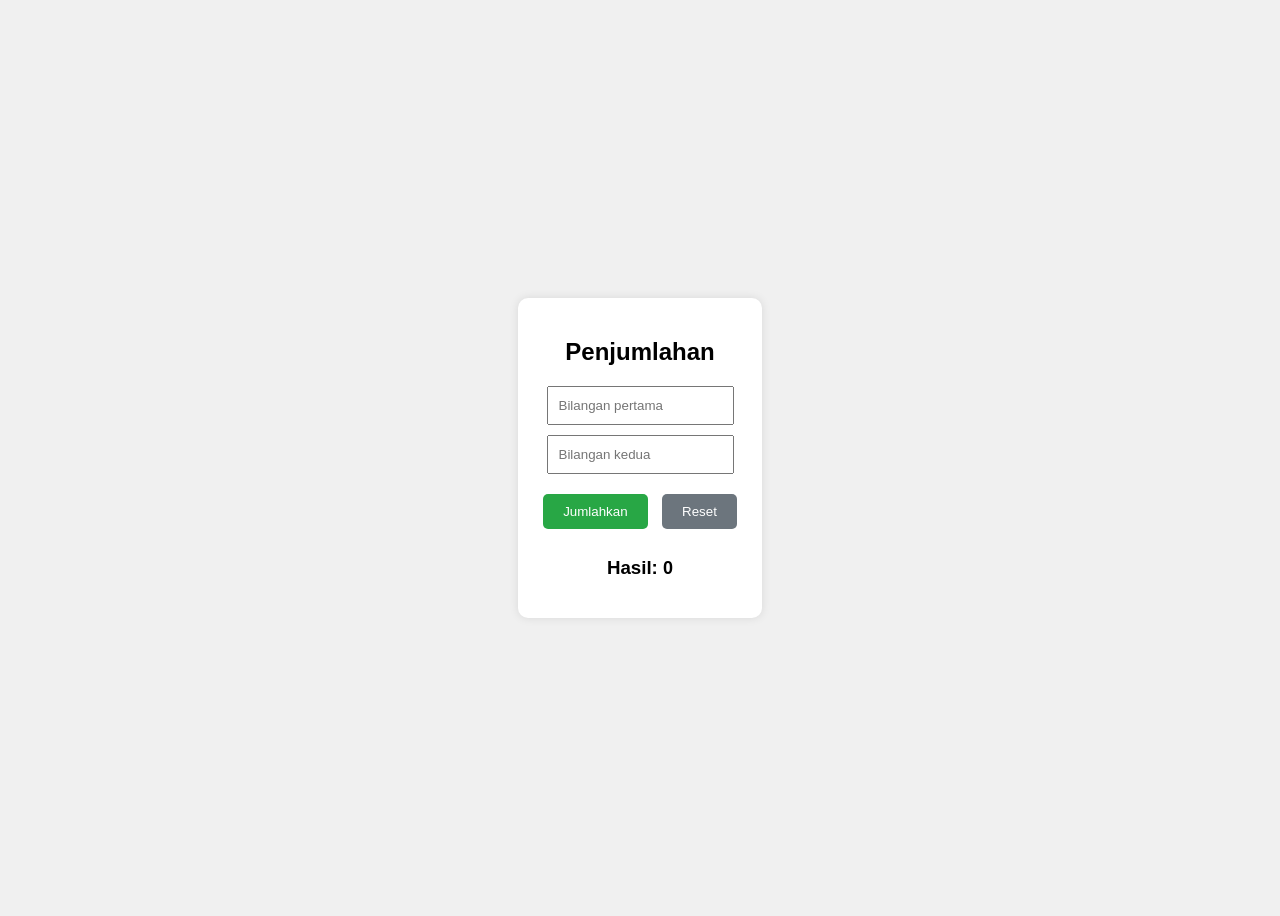
<file: codelab/codelab.html>
<!DOCTYPE html>
<html lang="id">
<head>
    <meta charset="UTF-8">
    <meta name="viewport" content="width=device-width, initial-scale=1.0">
    <title>Penjumlahan</title>
    <style>
        body {
            font-family: Arial, sans-serif;
            display: flex;
            justify-content: center;
            align-items: center;
            height: 100vh;
            background-color: #f0f0f0;
        }
        .container {
            background-color: white;
            padding: 20px;
            border-radius: 10px;
            box-shadow: 0px 0px 10px rgba(0, 0, 0, 0.1);
            text-align: center;
        }
        input {
            padding: 10px;
            margin: 10px 0;
            width: 80%;
            display: block;
            margin-left: auto;
            margin-right: auto;
        }
        button {
            padding: 10px 20px;
            margin: 10px 5px;
            cursor: pointer;
            border: none;
            background-color: #28a745;
            color: white;
            border-radius: 5px;
        }
        button:nth-child(2) {
            background-color: #6c757d;
        }
        #hasil {
            margin-top: 20px;
            font-size: 18px;
            font-weight: bold;
        }
    </style>
</head>
<body>
    <div class="container">
        <h2>Penjumlahan</h2>
        <input type="number" id="bilangan1" placeholder="Bilangan pertama">
        <input type="number" id="bilangan2" placeholder="Bilangan kedua">
        <div>
            <button onclick="hitung()">Jumlahkan</button>
            <button onclick="reset()">Reset</button>
        </div>
        <h3>Hasil: <span id="hasil">0</span></h3>
    </div>

    <script>
        function hitung() {
            var bil1 = parseFloat(document.getElementById('bilangan1').value);
            var bil2 = parseFloat(document.getElementById('bilangan2').value);
            var hasil = bil1 + bil2;
            document.getElementById('hasil').innerText = hasil || 0;
        }

        function reset() {
            document.getElementById('bilangan1').value = '';
            document.getElementById('bilangan2').value = '';
            document.getElementById('hasil').innerText = 0;
        }
    </script>
</body>
</html>
</file>
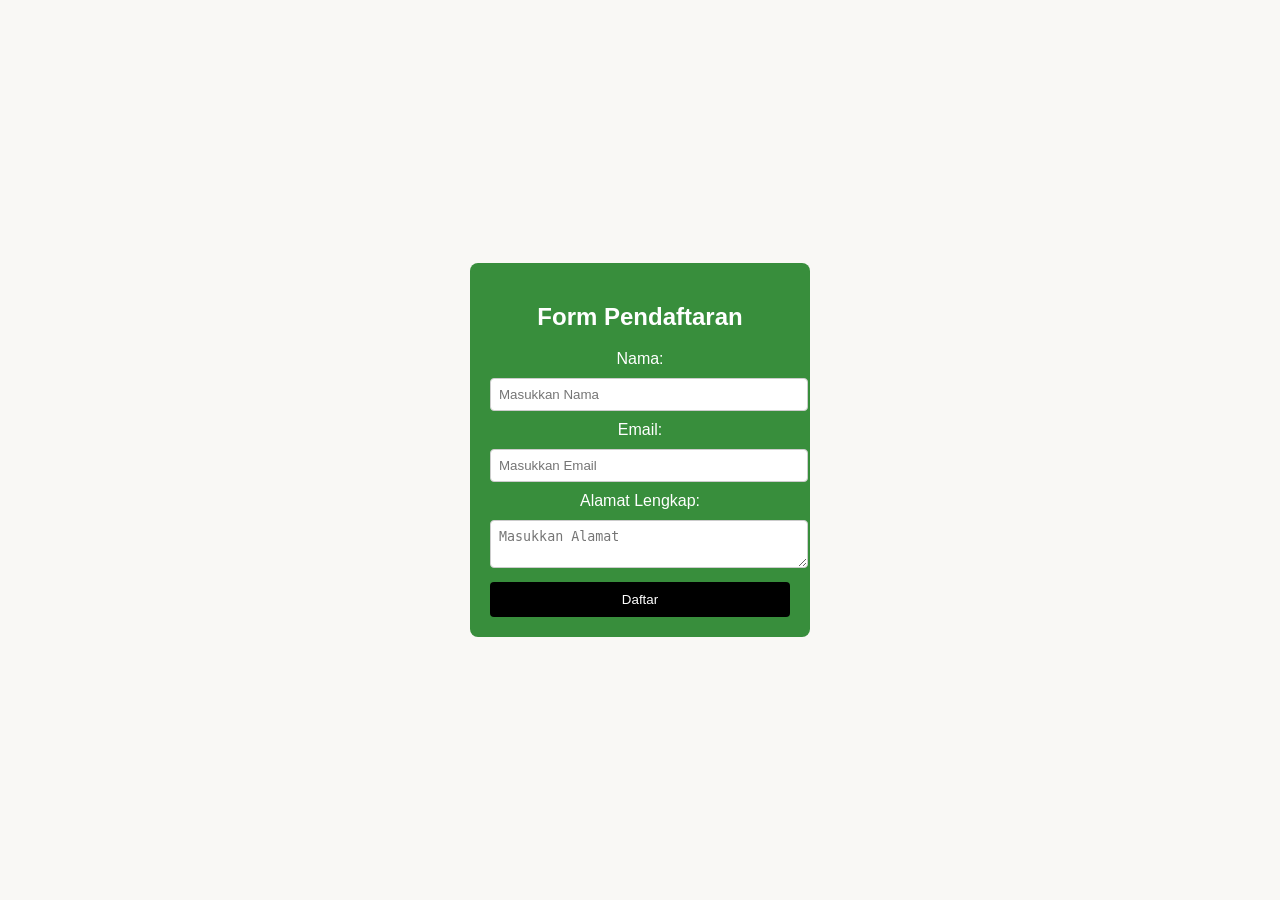
<file: codelab/codelab2.html>
<!DOCTYPE html>
<html lang="en">
<head>
    <meta charset="UTF-8">
    <meta name="viewport" content="width=device-width, initial-scale=1.0">
    <title>Form Validation</title>
    <style>
        body {
            font-family: Arial, sans-serif;
            background-color: #f9f8f5;
            display: flex;
            justify-content: center;
            align-items: center;
            height: 100vh;
            margin: 0;
        }

        .form-container {
            background-color: #388E3C;
            padding: 20px;
            border-radius: 8px;
            width: 300px;
            text-align: center;
            color: white;
        }

        input, textarea {
            width: 100%;
            padding: 8px;
            margin: 10px 0;
            border-radius: 4px;
            border: 1px solid #ccc;
        }

        button {
            background-color: #000;
            color: white;
            padding: 10px 20px;
            border: none;
            cursor: pointer;
            border-radius: 4px;
            width: 100%;
        }

        button:hover {
            background-color: #555;
        }
    </style>
</head>
<body>
    <div class="form-container">
        <h2>Form Pendaftaran</h2>
        <form id="registrationForm">
            <label for="name">Nama:</label>
            <input type="text" id="name" name="name" placeholder="Masukkan Nama">
            
            <label for="email">Email:</label>
            <input type="email" id="email" name="email" placeholder="Masukkan Email">
            
            <label for="message">Alamat Lengkap:</label>
            <textarea id="message" name="message" placeholder="Masukkan Alamat"></textarea>
            
            <button type="submit">Daftar</button>
        </form>
    </div>
    
    <script>
        document.getElementById('registrationForm').addEventListener('submit', function(event) {
            event.preventDefault();
            
            let name = document.getElementById('name').value;
            let email = document.getElementById('email').value;
            let message = document.getElementById('message').value;

            if (name === "" || email === "" || message === "") {
                alert("Semua field harus diisi!");
            } else {
                alert("Formulir berhasil dikirim!");
            }
        });
    </script>
</body>
</html>
</file>
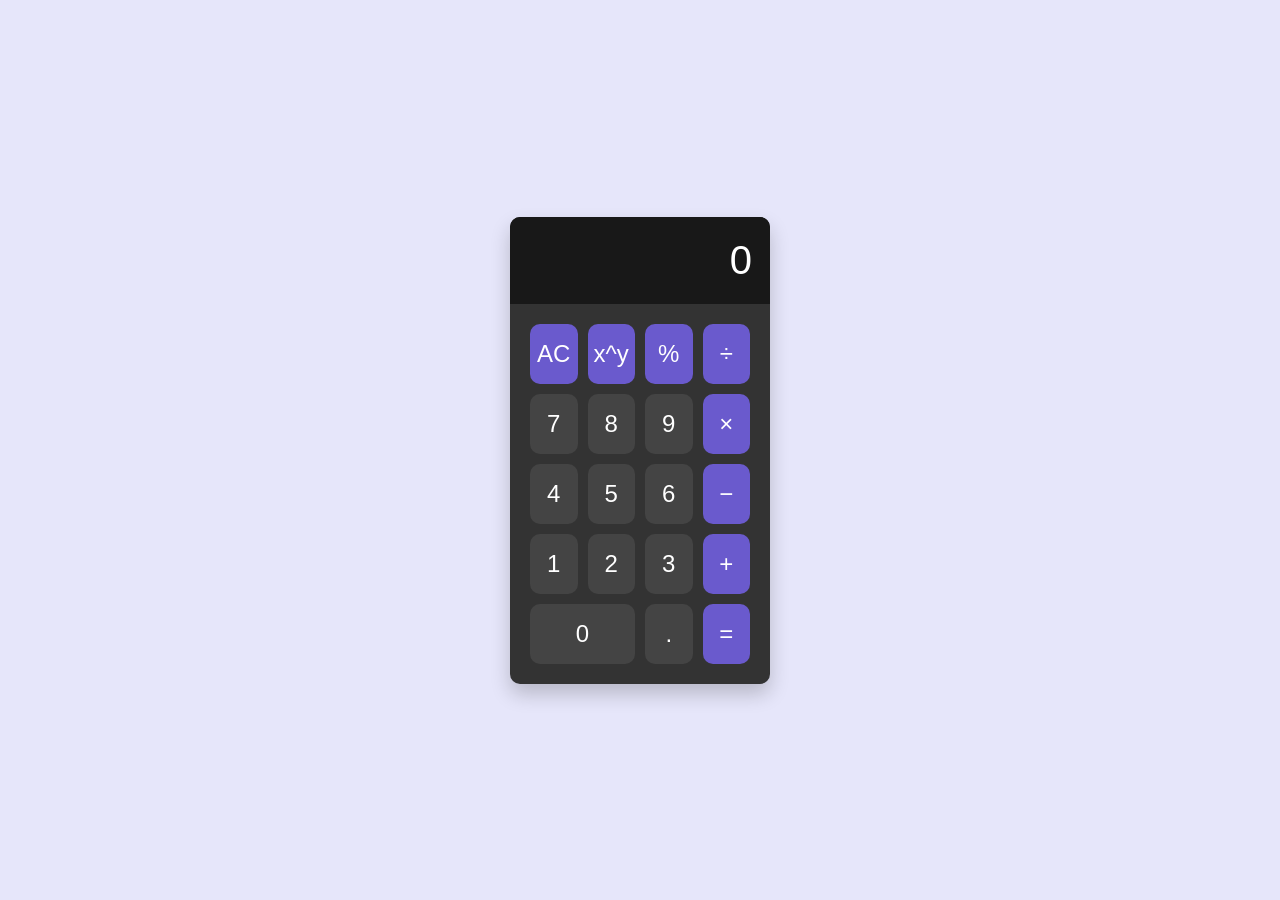
<file: tugas1/calculator.html>
<!DOCTYPE html>
<html lang="en">
<head>
  <meta charset="UTF-8">
  <meta name="viewport" content="width=device-width, initial-scale=1.0">
  <title>Kalkulator</title>
  <link rel="stylesheet" href="style.css">
</head>
<body>
  <div class="calculator">
    <div class="screen">
      <input type="text" id="screen" value="0" readonly />
    </div>
    <div class="calculator-keys">
      <button class="operator" value="clear">AC</button>
      <button class="operator" value="^">x^y</button>
      <button class="operator" value="%">%</button>
      <button class="operator" value="/">÷</button>

      <button value="7">7</button>
      <button value="8">8</button>
      <button value="9">9</button>
      <button class="operator" value="*">×</button>

      <button value="4">4</button>
      <button value="5">5</button>
      <button value="6">6</button>
      <button class="operator" value="-">−</button>

      <button value="1">1</button>
      <button value="2">2</button>
      <button value="3">3</button>
      <button class="operator" value="+">+</button>

      <button value="0" class="zero">0</button>
      <button value=".">.</button>
      <button class="equal-sign" value="=">=</button>
    </div>
  </div>

  <script src="script.js"></script>
</body>
</html>
</file>
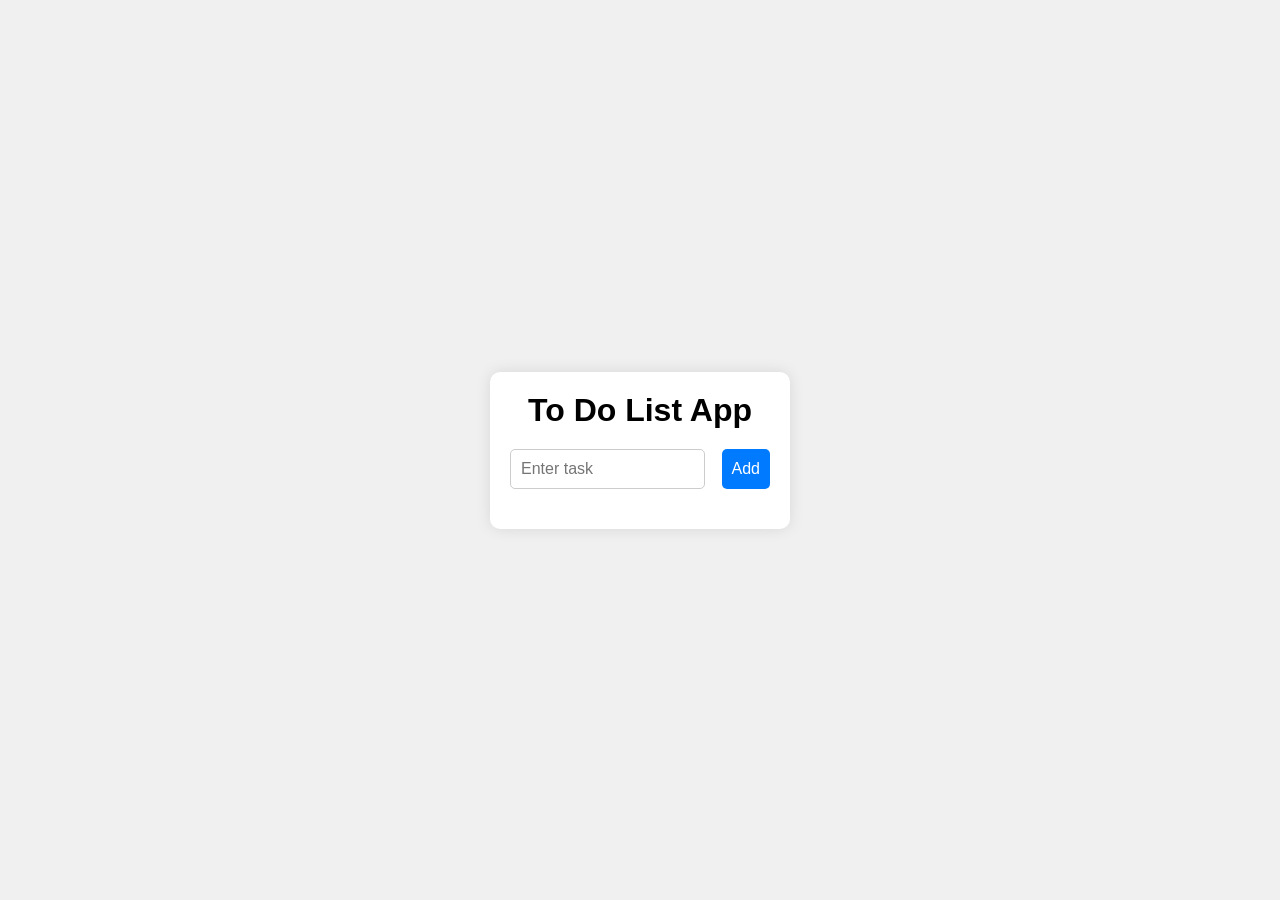
<file: tugas2/Todolist.html>
<!DOCTYPE html>
<html lang="en">
<head>
    <meta charset="UTF-8">
    <meta name="viewport" content="width=device-width, initial-scale=1.0">
    <title>To Do List</title>
    <link rel="stylesheet" href="style.css">
</head>
<body>
    <div class="container">
        <h1>To Do List App</h1>
        <div class="input-section">
            <input type="text" id="todo-input" placeholder="Enter task">
            <button id="add-btn">Add</button>
        </div>
        <ul id="todo-list"></ul>
    </div>
    <script src="script.js"></script>
</body>
</html>
</file>
<file: tugas1/style.css>
body {
    font-family: 'Roboto', sans-serif;
    display: flex;
    justify-content: center;
    align-items: center;
    height: 100vh;
    background-color: #e6e6fa;
    margin: 0;
  }
  
  .calculator {
    width: 260px;
    background-color: #333;
    border-radius: 10px;
    box-shadow: 0 10px 20px rgba(0, 0, 0, 0.2);
  }
  
  .screen {
    background-color: #181818;
    padding: 20px;
    text-align: right;
    border-top-left-radius: 10px;
    border-top-right-radius: 10px;
  }
  
  #screen {
    width: 100%;
    font-size: 2.5rem;
    color: #fff;
    background: none;
    border: none;
    outline: none;
    text-align: right;
  }
  
  .calculator-keys {
    display: grid;
    grid-template-columns: repeat(4, 1fr);
    grid-gap: 10px;
    padding: 20px;
  }
  
  button {
    height: 60px;
    font-size: 1.5rem;
    border-radius: 10px;
    border: none;
    cursor: pointer;
  }
  
  button.operator {
    background-color: #6a5acd;
    color: white;
  }
  
  button.equal-sign {
    background-color: #6a5acd;
    color: white;
  }
  
  button {
    background-color: #444;
    color: white;
    transition: background-color 0.3s ease;
  }
  
  button:hover {
    background-color: #555;
  }
  
  button.zero {
    grid-column: span 2;
  }
</file>
<file: tugas2/style.css>
* {
    margin: 0;
    padding: 0;
    box-sizing: border-box;
}

body {
    font-family: Arial, sans-serif;
    background-color: #f0f0f0;
    display: flex;
    justify-content: center;
    align-items: center;
    height: 100vh;
}

.container {
    background-color: #fff;
    padding: 20px;
    border-radius: 10px;
    box-shadow: 0 0 15px rgba(0, 0, 0, 0.1);
    width: 300px;
}

h1 {
    text-align: center;
    margin-bottom: 20px;
}

.input-section {
    display: flex;
    justify-content: space-between;
    margin-bottom: 20px;
}

#todo-input {
    width: 75%;
    padding: 10px;
    font-size: 16px;
    border-radius: 5px;
    border: 1px solid #ccc;
}

#add-btn {
    padding: 10px;
    font-size: 16px;
    background-color: #007bff;
    color: white;
    border: none;
    border-radius: 5px;
    cursor: pointer;
}

#add-btn:hover {
    background-color: #0056b3;
}

ul {
    list-style-type: none;
}

li {
    display: flex;
    justify-content: space-between;
    align-items: center;
    padding: 10px;
    margin-bottom: 10px;
    background-color: #f9f9f9;
    border: 1px solid #ccc;
    border-radius: 5px;
}

.edit-btn, .delete-btn {
    background-color: transparent;
    border: none;
    cursor: pointer;
    font-size: 16px;
}

.delete-btn {
    color: red;
}

.edit-btn {
    color: green;
}
</file>
